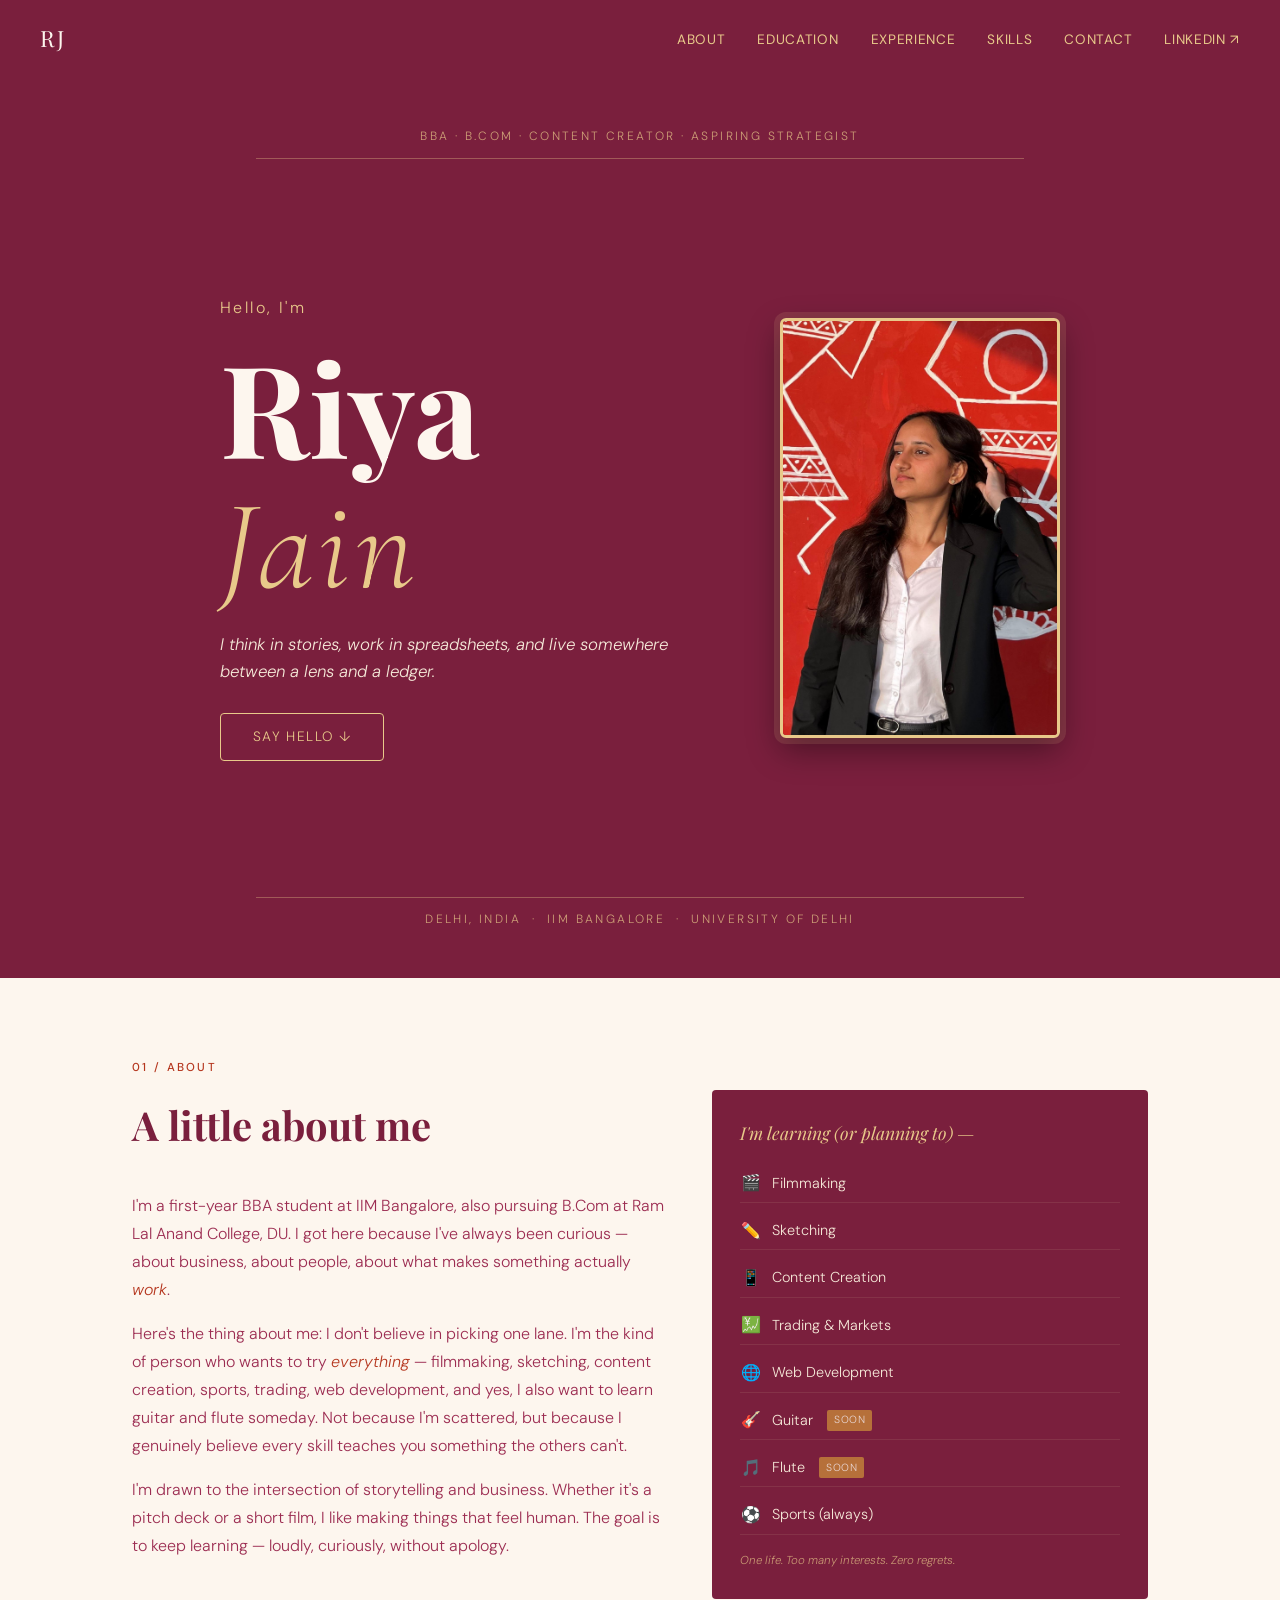
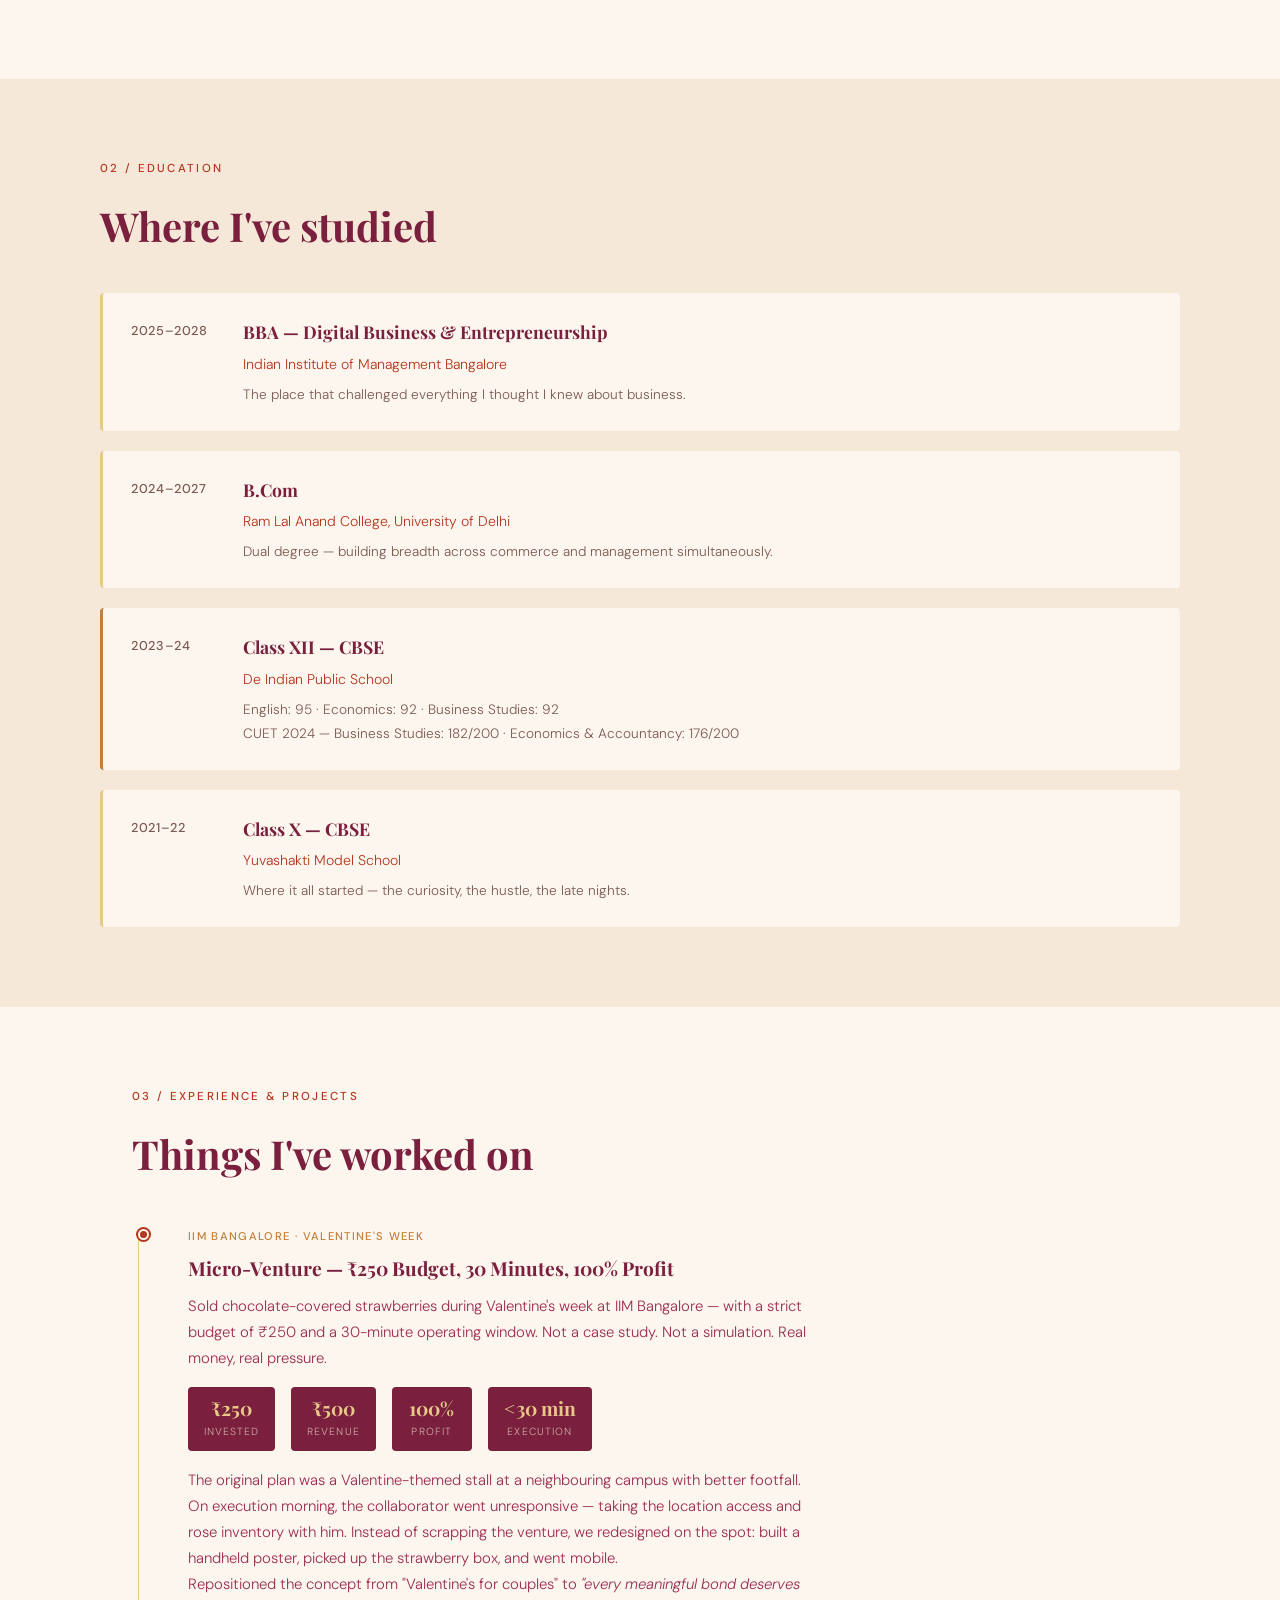
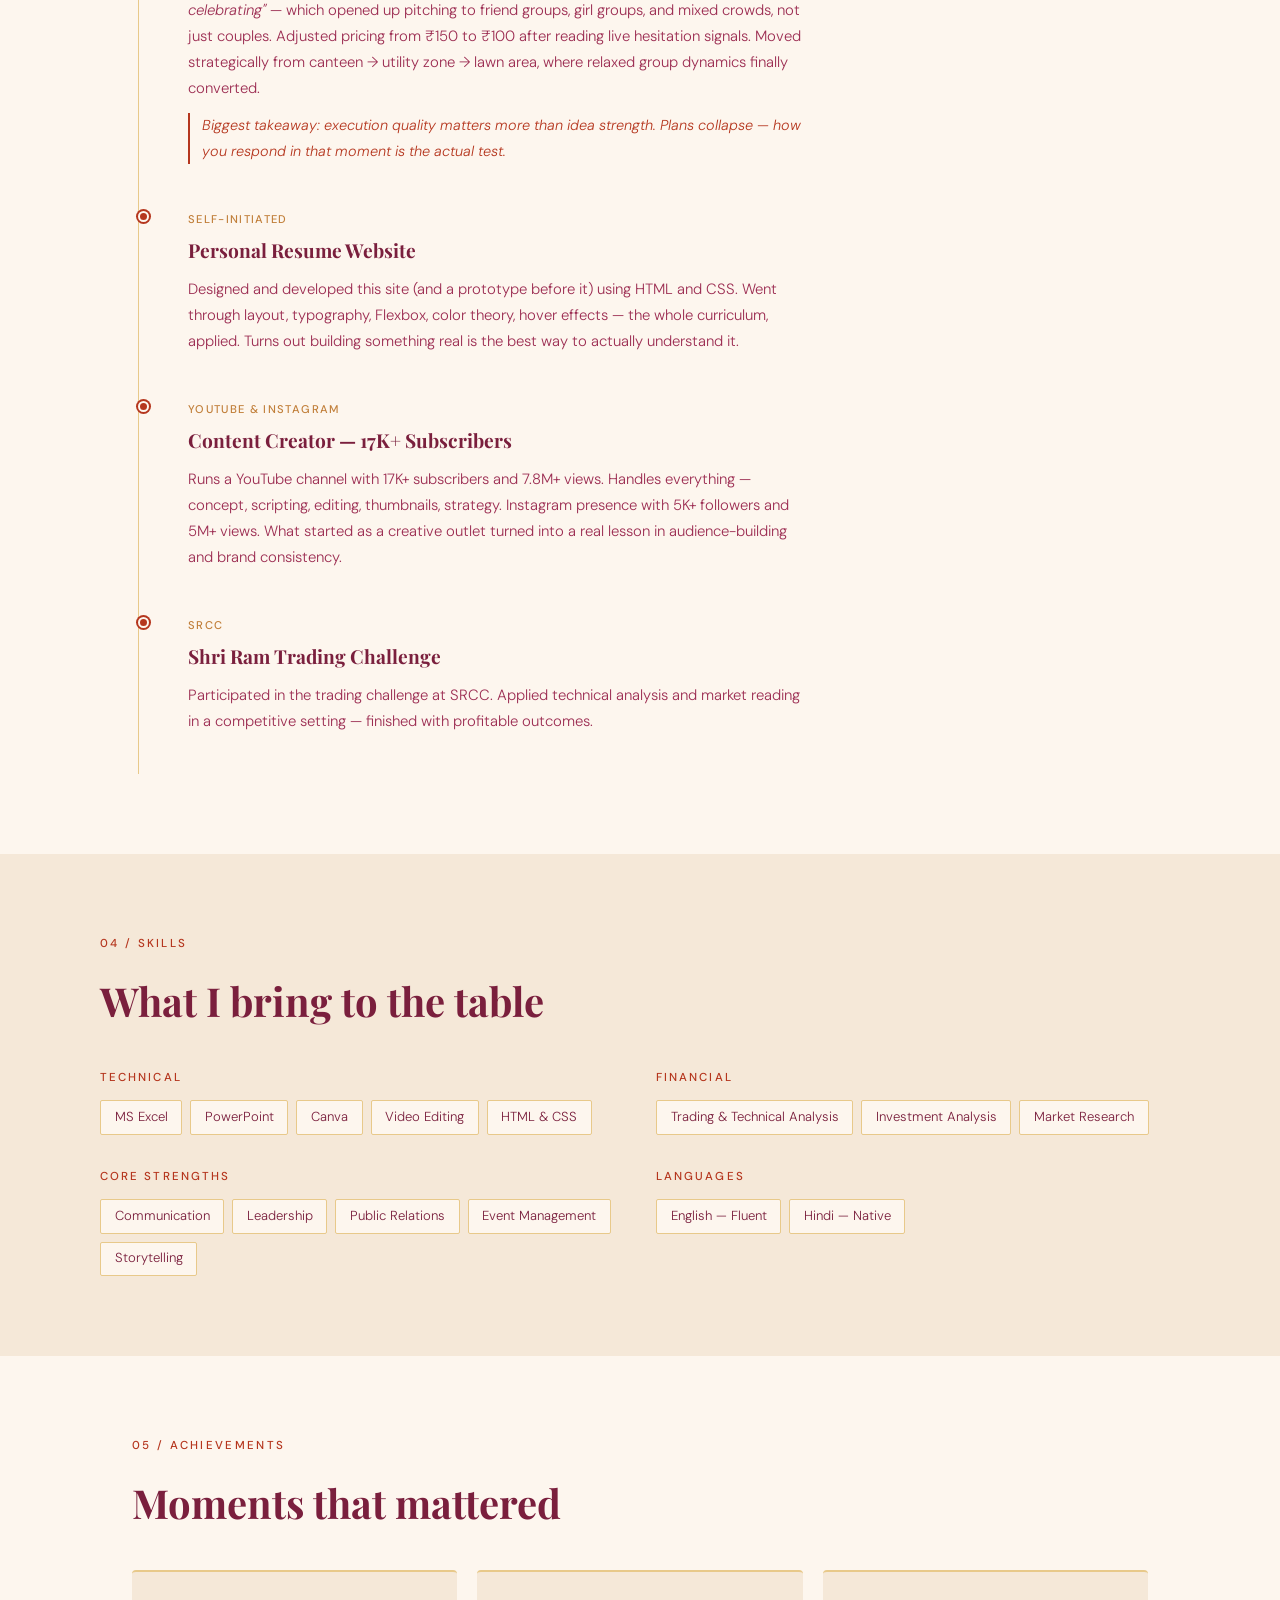
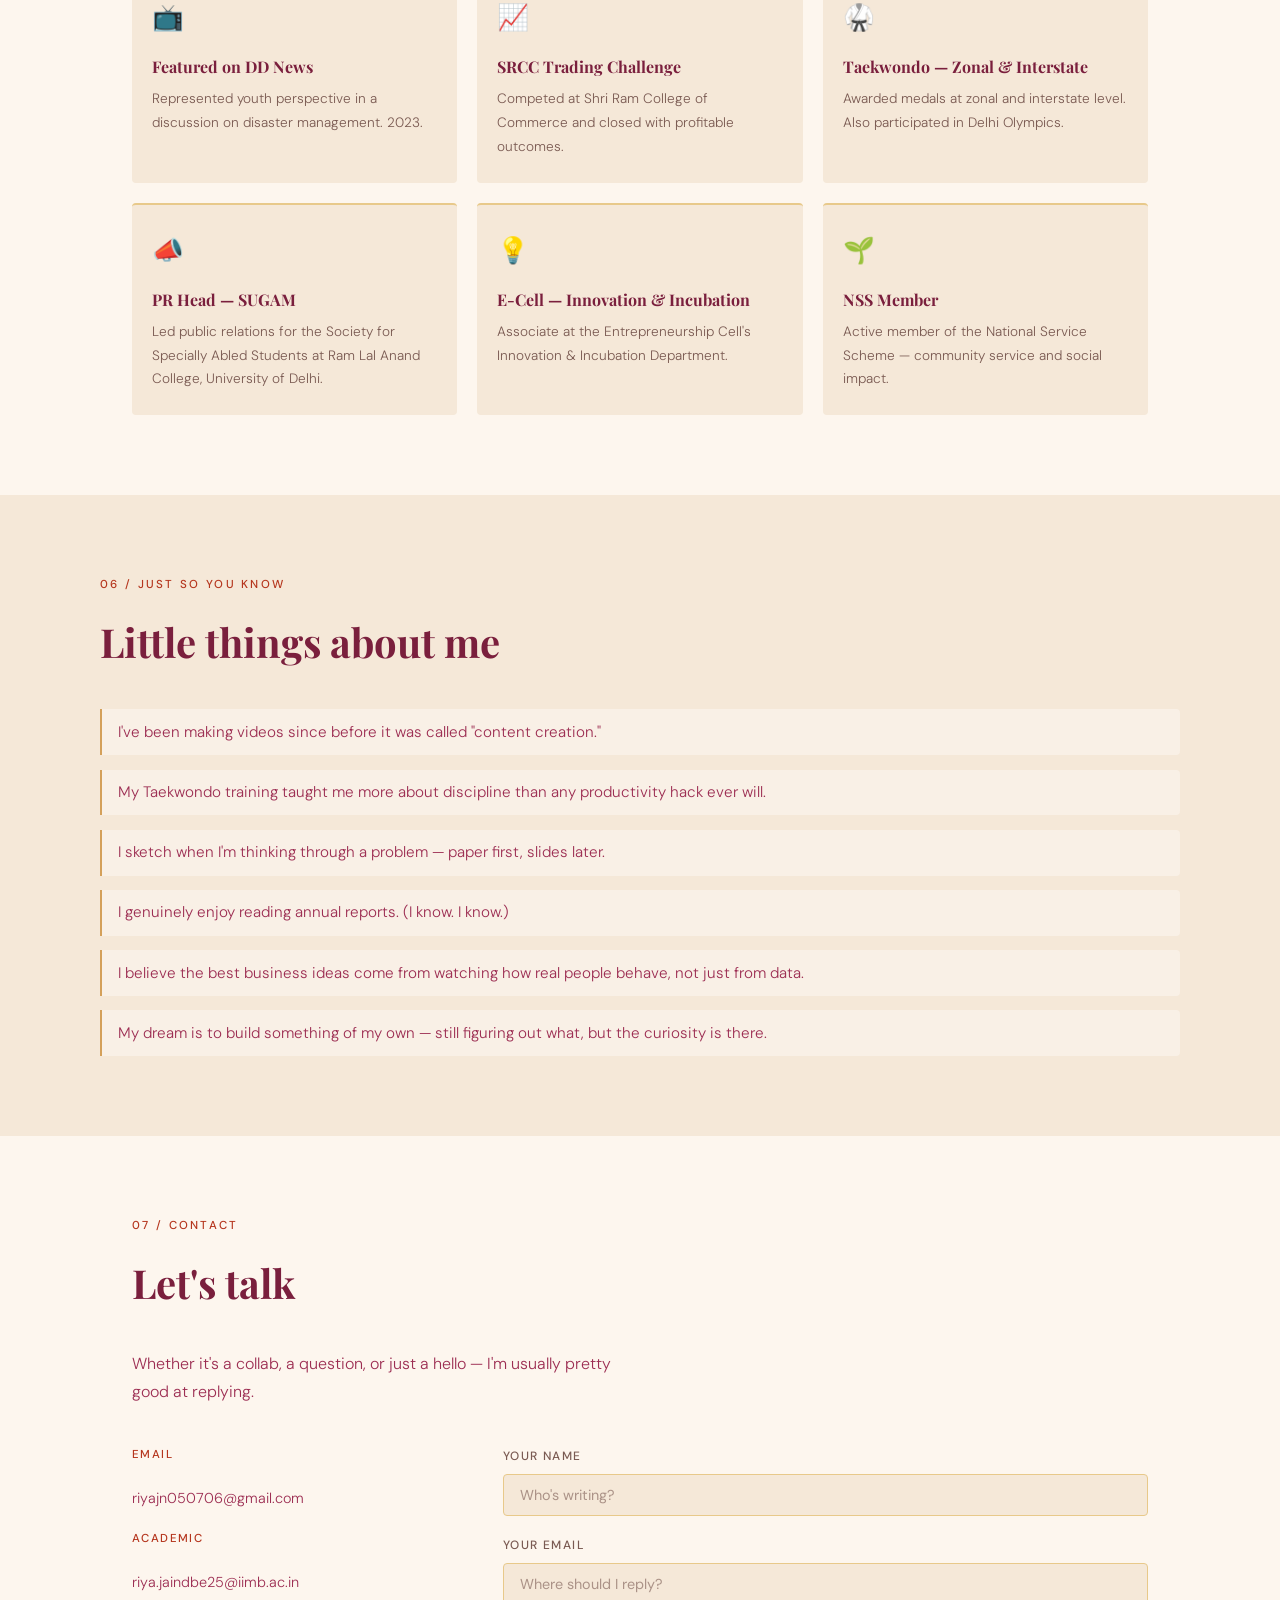
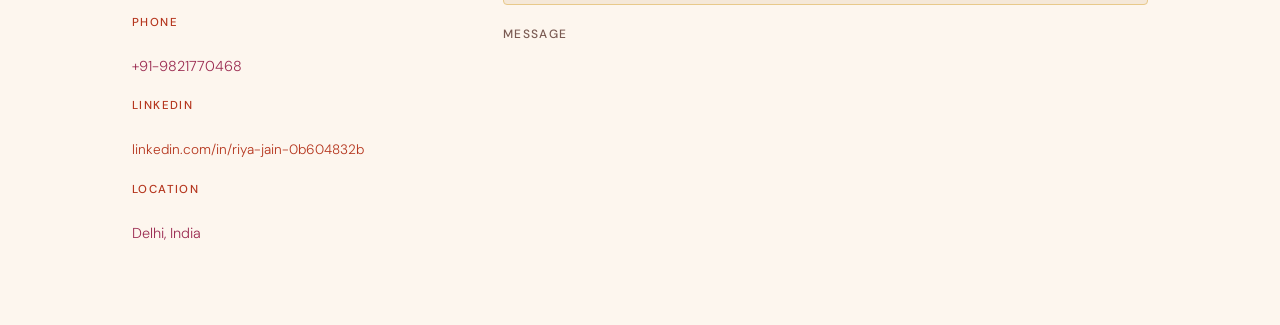
<file: index.html>
<!DOCTYPE html>
<html lang="en">
<head>
  <meta charset="UTF-8" />
  <meta name="viewport" content="width=device-width, initial-scale=1.0"/>
  <title>Riya Jain — Portfolio</title>
  <link rel="stylesheet" href="styles.css" />
  <link rel="preconnect" href="https://fonts.googleapis.com">
  <link rel="preconnect" href="https://fonts.gstatic.com" crossorigin>
  <link href="https://fonts.googleapis.com/css2?family=Playfair+Display:ital,wght@0,400;0,700;1,400&family=DM+Sans:wght@300;400;500&family=Cormorant+Garamond:ital,wght@1,300;1,400&display=swap" rel="stylesheet">
</head>
<body>

  <!-- NAV -->
  <nav class="navbar">
    <span class="nav-logo">RJ</span>
    <ul class="nav-links">
      <li><a href="#about">About</a></li>
      <li><a href="#education">Education</a></li>
      <li><a href="#experience">Experience</a></li>
      <li><a href="#skills">Skills</a></li>
      <li><a href="#contact">Contact</a></li>
      <li><a href="https://www.linkedin.com/in/riya-jain-0b604832b" target="_blank">LinkedIn ↗</a></li>
    </ul>
  </nav>

  <!-- HERO -->
  <header class="hero">
    <div class="hero-deco top-label">BBA · B.Com · Content Creator · Aspiring Strategist</div>
    <div class="hero-inner">
      <div class="hero-top">
        <div class="hero-text-block">
          <p class="hero-intro">Hello, I'm</p>
          <h1 class="hero-name">Riya<br/><em>Jain</em></h1>
          <p class="hero-tagline">I think in stories, work in spreadsheets, and live somewhere between a lens and a ledger.</p>
          <a href="#contact" class="hero-cta">Say hello ↓</a>
        </div>
        <div class="hero-photo-wrap">
          <img src="riya.jpg.jpeg" alt="Riya Jain" class="hero-photo" />
        </div>
      </div>
    </div>
    <div class="hero-deco bottom-label">Delhi, India &nbsp;·&nbsp; IIM Bangalore &nbsp;·&nbsp; University of Delhi</div>
  </header>

  <main>

    <!-- ABOUT -->
    <section class="section" id="about">
      <div class="section-label">01 / About</div>
      <div class="about-grid">
        <div class="about-text">
          <h2 class="section-title">A little about me</h2>
          <p>
            I'm a first-year BBA student at IIM Bangalore, also pursuing B.Com at Ram Lal Anand College, DU.
            I got here because I've always been curious — about business, about people, about what makes something actually <em>work</em>.
          </p>
          <p>
            Here's the thing about me: I don't believe in picking one lane. I'm the kind of person who wants to try <em>everything</em> — filmmaking, sketching, content creation, sports, trading, web development, and yes, I also want to learn guitar and flute someday. Not because I'm scattered, but because I genuinely believe every skill teaches you something the others can't.
          </p>
          <p>
            I'm drawn to the intersection of storytelling and business. Whether it's a pitch deck or a short film, I like making things that feel human. The goal is to keep learning — loudly, curiously, without apology.
          </p>
        </div>
        <div class="this-or-that">
          <h3 class="tot-title">I'm learning (or planning to) —</h3>
          <ul class="skill-collector-list">
            <li><span class="sc-icon">🎬</span> Filmmaking</li>
            <li><span class="sc-icon">✏️</span> Sketching</li>
            <li><span class="sc-icon">📱</span> Content Creation</li>
            <li><span class="sc-icon">💹</span> Trading & Markets</li>
            <li><span class="sc-icon">🌐</span> Web Development</li>
            <li><span class="sc-icon">🎸</span> Guitar <span class="sc-soon">soon</span></li>
            <li><span class="sc-icon">🎵</span> Flute <span class="sc-soon">soon</span></li>
            <li><span class="sc-icon">⚽</span> Sports (always)</li>
          </ul>
          <p class="tot-note">One life. Too many interests. Zero regrets.</p>
        </div>
      </div>
    </section>

    <!-- EDUCATION -->
    <section class="section section-alt" id="education">
      <div class="section-label">02 / Education</div>
      <h2 class="section-title">Where I've studied</h2>
      <div class="edu-cards">

        <div class="edu-card">
          <div class="edu-year">2025–2028</div>
          <div class="edu-body">
            <h3>BBA — Digital Business & Entrepreneurship</h3>
            <p class="edu-inst">Indian Institute of Management Bangalore</p>
            <p class="edu-note">The place that challenged everything I thought I knew about business.</p>
          </div>
        </div>

        <div class="edu-card">
          <div class="edu-year">2024–2027</div>
          <div class="edu-body">
            <h3>B.Com</h3>
            <p class="edu-inst">Ram Lal Anand College, University of Delhi</p>
            <p class="edu-note">Dual degree — building breadth across commerce and management simultaneously.</p>
          </div>
        </div>

        <div class="edu-card highlight-card">
          <div class="edu-year">2023–24</div>
          <div class="edu-body">
            <h3>Class XII — CBSE</h3>
            <p class="edu-inst">De Indian Public School</p>
            <p class="edu-note">English: 95 · Economics: 92 · Business Studies: 92<br/>CUET 2024 — Business Studies: 182/200 · Economics & Accountancy: 176/200</p>
          </div>
        </div>

        <div class="edu-card">
          <div class="edu-year">2021–22</div>
          <div class="edu-body">
            <h3>Class X — CBSE</h3>
            <p class="edu-inst">Yuvashakti Model School</p>
            <p class="edu-note">Where it all started — the curiosity, the hustle, the late nights.</p>
          </div>
        </div>

      </div>
    </section>

    <!-- EXPERIENCE -->
    <section class="section" id="experience">
      <div class="section-label">03 / Experience & Projects</div>
      <h2 class="section-title">Things I've worked on</h2>

      <div class="timeline">

        <div class="timeline-item">
          <div class="timeline-dot"></div>
          <div class="timeline-content">
            <span class="tl-tag">IIM Bangalore · Valentine's Week</span>
            <h3>Micro-Venture — ₹250 Budget, 30 Minutes, 100% Profit</h3>
            <p>
              Sold chocolate-covered strawberries during Valentine's week at IIM Bangalore — with a
              strict budget of ₹250 and a 30-minute operating window. Not a case study. Not a simulation. Real money, real pressure.
            </p>
            <div class="venture-stats">
              <div class="vstat">
                <span class="vstat-num">₹250</span>
                <span class="vstat-label">Invested</span>
              </div>
              <div class="vstat">
                <span class="vstat-num">₹500</span>
                <span class="vstat-label">Revenue</span>
              </div>
              <div class="vstat">
                <span class="vstat-num">100%</span>
                <span class="vstat-label">Profit</span>
              </div>
              <div class="vstat">
                <span class="vstat-num">&lt;30 min</span>
                <span class="vstat-label">Execution</span>
              </div>
            </div>
            <p>
              The original plan was a Valentine-themed stall at a neighbouring campus with better footfall.
              On execution morning, the collaborator went unresponsive — taking the location access and rose inventory with him.
              Instead of scrapping the venture, we redesigned on the spot: built a handheld poster, picked up the strawberry box, and went mobile.
            </p>
            <p>
              Repositioned the concept from "Valentine's for couples" to <em>"every meaningful bond deserves celebrating"</em> — which opened up
              pitching to friend groups, girl groups, and mixed crowds, not just couples. Adjusted pricing from ₹150 to ₹100
              after reading live hesitation signals. Moved strategically from canteen → utility zone → lawn area, where relaxed group dynamics finally converted.
            </p>
            <p class="venture-lesson">
              Biggest takeaway: execution quality matters more than idea strength. Plans collapse — how you respond in that moment is the actual test.
            </p>
          </div>
        </div>

        <div class="timeline-item">
          <div class="timeline-dot"></div>
          <div class="timeline-content">
            <span class="tl-tag">Self-initiated</span>
            <h3>Personal Resume Website</h3>
            <p>
              Designed and developed this site (and a prototype before it) using HTML and CSS.
              Went through layout, typography, Flexbox, color theory, hover effects — the whole curriculum, applied.
              Turns out building something real is the best way to actually understand it.
            </p>
          </div>
        </div>

        <div class="timeline-item">
          <div class="timeline-dot"></div>
          <div class="timeline-content">
            <span class="tl-tag">YouTube & Instagram</span>
            <h3>Content Creator — 17K+ Subscribers</h3>
            <p>
              Runs a YouTube channel with 17K+ subscribers and 7.8M+ views.
              Handles everything — concept, scripting, editing, thumbnails, strategy.
              Instagram presence with 5K+ followers and 5M+ views.
              What started as a creative outlet turned into a real lesson in audience-building and brand consistency.
            </p>
          </div>
        </div>

        <div class="timeline-item">
          <div class="timeline-dot"></div>
          <div class="timeline-content">
            <span class="tl-tag">SRCC</span>
            <h3>Shri Ram Trading Challenge</h3>
            <p>
              Participated in the trading challenge at SRCC. Applied technical analysis and market reading in a competitive setting — finished with profitable outcomes.
            </p>
          </div>
        </div>

      </div>
    </section>

    <!-- SKILLS -->
    <section class="section section-alt" id="skills">
      <div class="section-label">04 / Skills</div>
      <h2 class="section-title">What I bring to the table</h2>

      <div class="skills-grid">
        <div class="skill-group">
          <h4 class="skill-group-label">Technical</h4>
          <div class="tags">
            <span class="tag">MS Excel</span>
            <span class="tag">PowerPoint</span>
            <span class="tag">Canva</span>
            <span class="tag">Video Editing</span>
            <span class="tag">HTML & CSS</span>
          </div>
        </div>

        <div class="skill-group">
          <h4 class="skill-group-label">Financial</h4>
          <div class="tags">
            <span class="tag">Trading & Technical Analysis</span>
            <span class="tag">Investment Analysis</span>
            <span class="tag">Market Research</span>
          </div>
        </div>

        <div class="skill-group">
          <h4 class="skill-group-label">Core Strengths</h4>
          <div class="tags">
            <span class="tag">Communication</span>
            <span class="tag">Leadership</span>
            <span class="tag">Public Relations</span>
            <span class="tag">Event Management</span>
            <span class="tag">Storytelling</span>
          </div>
        </div>

        <div class="skill-group">
          <h4 class="skill-group-label">Languages</h4>
          <div class="tags">
            <span class="tag">English — Fluent</span>
            <span class="tag">Hindi — Native</span>
          </div>
        </div>
      </div>
    </section>

    <!-- ACHIEVEMENTS -->
    <section class="section" id="achievements">
      <div class="section-label">05 / Achievements</div>
      <h2 class="section-title">Moments that mattered</h2>

      <div class="ach-grid">

        <div class="ach-card">
          <div class="ach-icon">📺</div>
          <h3>Featured on DD News</h3>
          <p>Represented youth perspective in a discussion on disaster management. 2023.</p>
        </div>

        <div class="ach-card">
          <div class="ach-icon">📈</div>
          <h3>SRCC Trading Challenge</h3>
          <p>Competed at Shri Ram College of Commerce and closed with profitable outcomes.</p>
        </div>

        <div class="ach-card">
          <div class="ach-icon">🥋</div>
          <h3>Taekwondo — Zonal & Interstate</h3>
          <p>Awarded medals at zonal and interstate level. Also participated in Delhi Olympics.</p>
        </div>

        <div class="ach-card">
          <div class="ach-icon">📣</div>
          <h3>PR Head — SUGAM</h3>
          <p>Led public relations for the Society for Specially Abled Students at Ram Lal Anand College, University of Delhi.</p>
        </div>

        <div class="ach-card">
          <div class="ach-icon">💡</div>
          <h3>E-Cell — Innovation & Incubation</h3>
          <p>Associate at the Entrepreneurship Cell's Innovation & Incubation Department.</p>
        </div>

        <div class="ach-card">
          <div class="ach-icon">🌱</div>
          <h3>NSS Member</h3>
          <p>Active member of the National Service Scheme — community service and social impact.</p>
        </div>

      </div>
    </section>

    <!-- LITTLE THINGS -->
    <section class="section section-alt little-things">
      <div class="section-label">06 / Just so you know</div>
      <h2 class="section-title">Little things about me</h2>
      <ul class="little-list">
        <li>I've been making videos since before it was called "content creation."</li>
        <li>My Taekwondo training taught me more about discipline than any productivity hack ever will.</li>
        <li>I sketch when I'm thinking through a problem — paper first, slides later.</li>
        <li>I genuinely enjoy reading annual reports. (I know. I know.)</li>
        <li>I believe the best business ideas come from watching how real people behave, not just from data.</li>
        <li>My dream is to build something of my own — still figuring out what, but the curiosity is there.</li>
      </ul>
    </section>

    <!-- CONTACT -->
    <section class="section" id="contact">
      <div class="section-label">07 / Contact</div>
      <h2 class="section-title">Let's talk</h2>
      <p class="contact-intro">Whether it's a collab, a question, or just a hello — I'm usually pretty good at replying.</p>

      <div class="contact-wrapper">
        <div class="contact-info">
          <p><strong>Email</strong><br/>riyajn050706&#64;gmail&#46;com</p>
          <p><strong>Academic</strong><br/>riya&#46;jaindbe25&#64;iimb&#46;ac&#46;in</p>
          <p><strong>Phone</strong><br/>+91-9821770468</p>
          <p><strong>LinkedIn</strong><br/><a href="https://www.linkedin.com/in/riya-jain-0b604832b" target="_blank">linkedin.com/in/riya-jain-0b604832b</a></p>
          <p><strong>Location</strong><br/>Delhi, India</p>
        </div>

        <form class="contact-form" action="#" method="post">
          <div class="form-group">
            <label for="name">Your Name</label>
            <input type="text" id="name" name="name" placeholder="Who's writing?" required />
          </div>
          <div class="form-group">
            <label for="email">Your Email</label>
            <input type="email" id="email" name="email" placeholder="Where should I reply?" required />
          </div>
          <div class="form-group">
            <label for="message">Message</label>
            <textarea
</file>
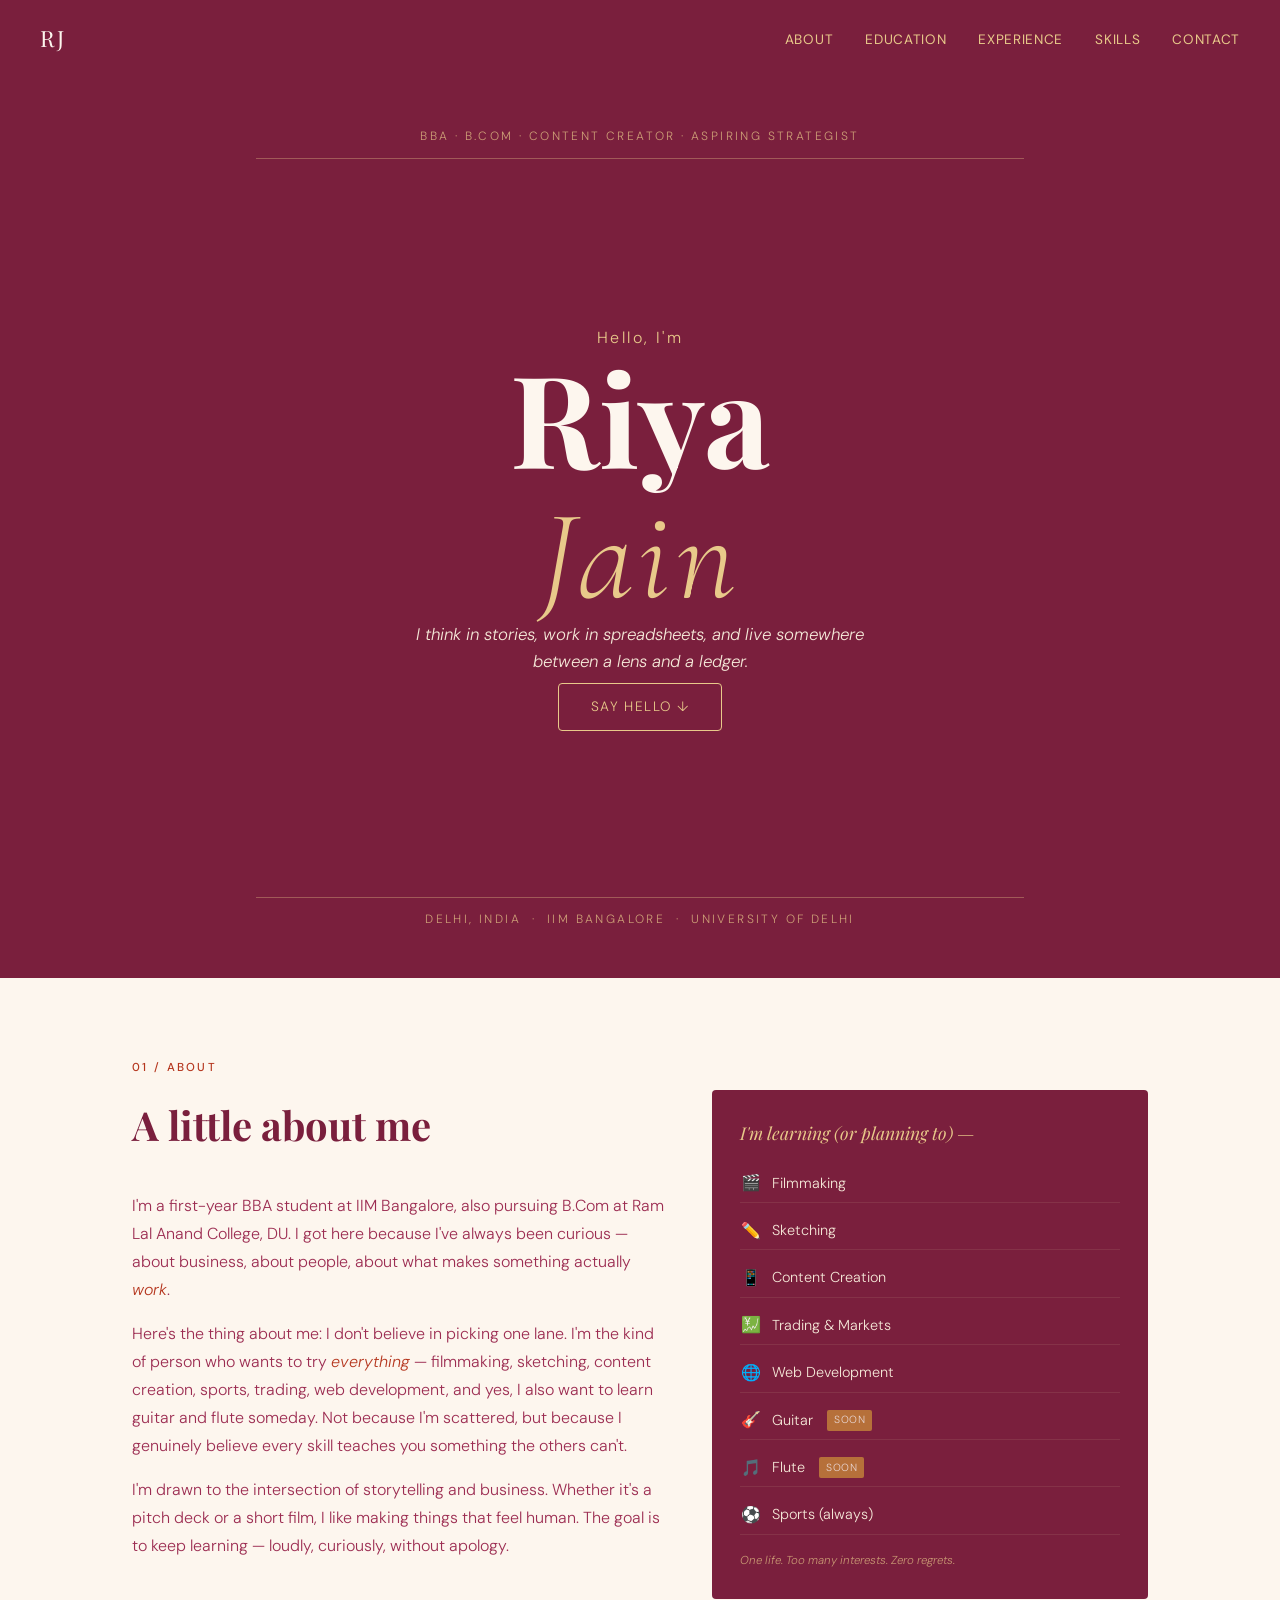
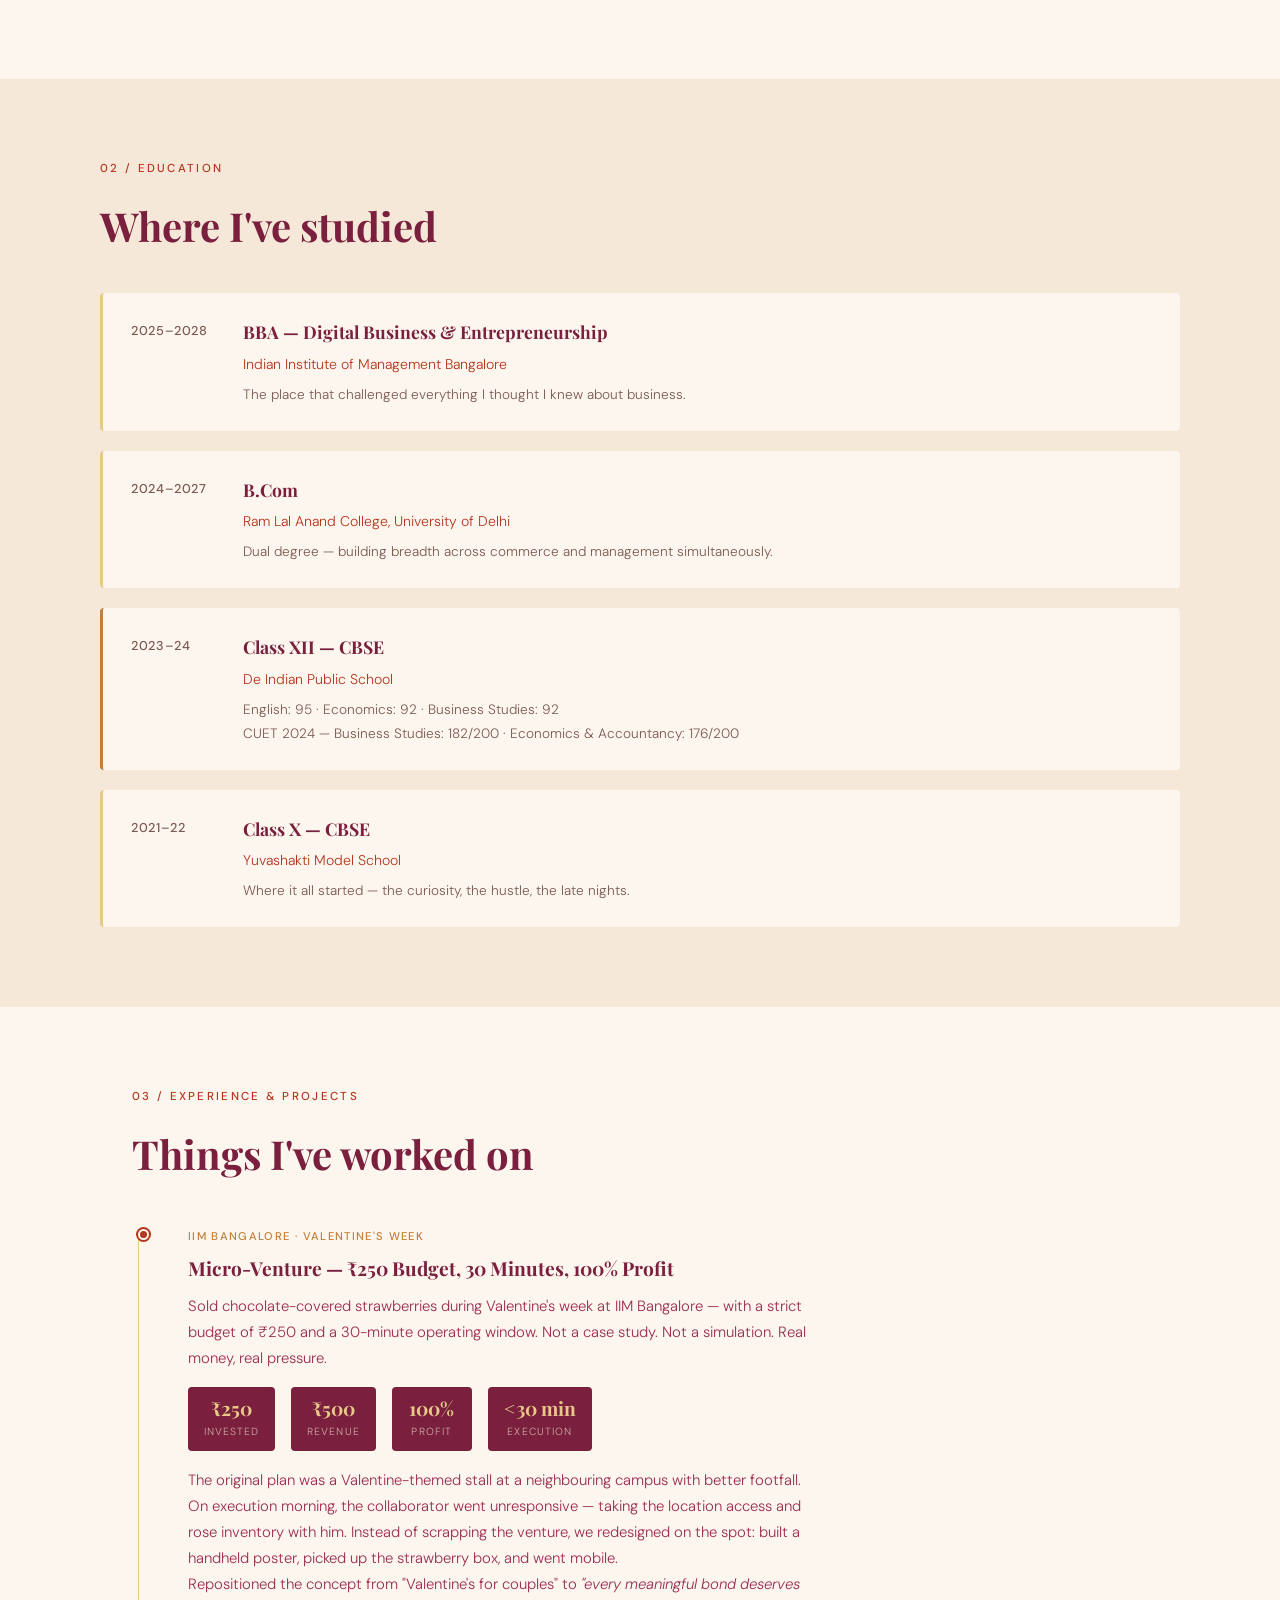
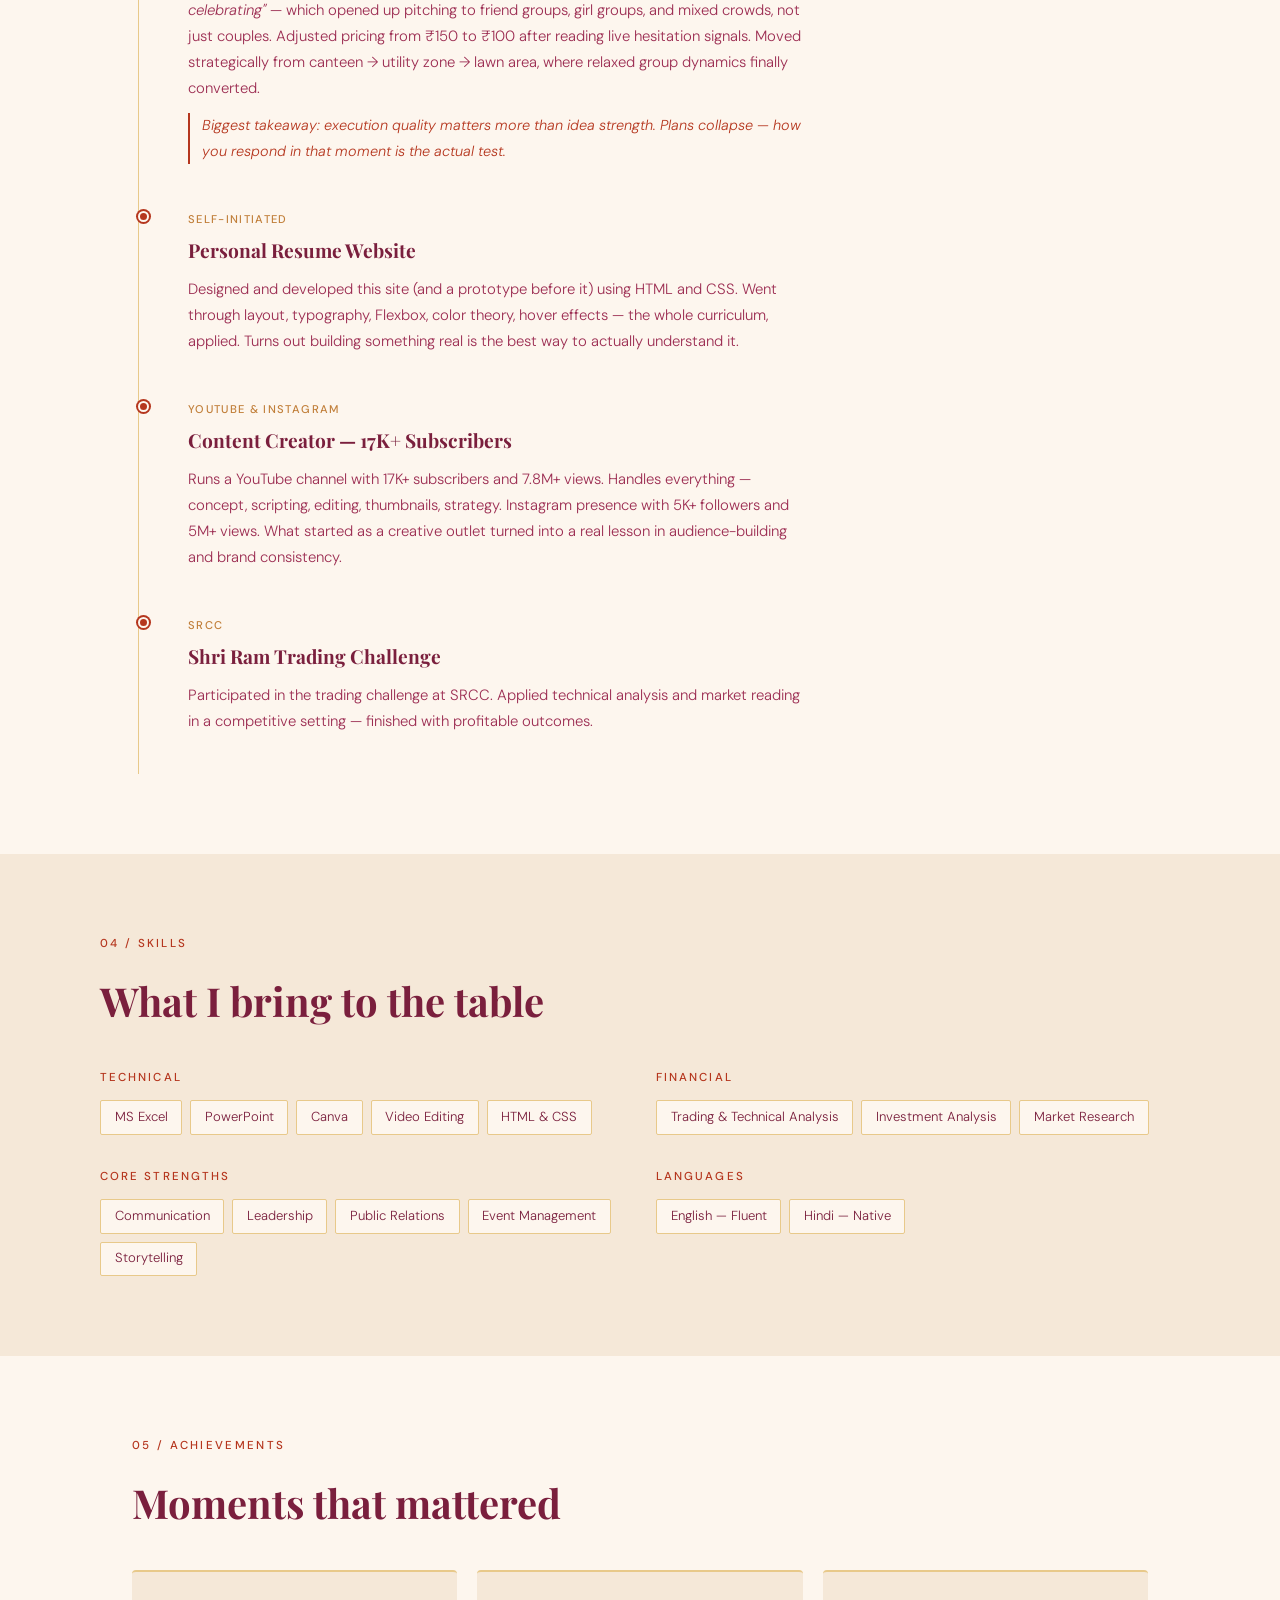
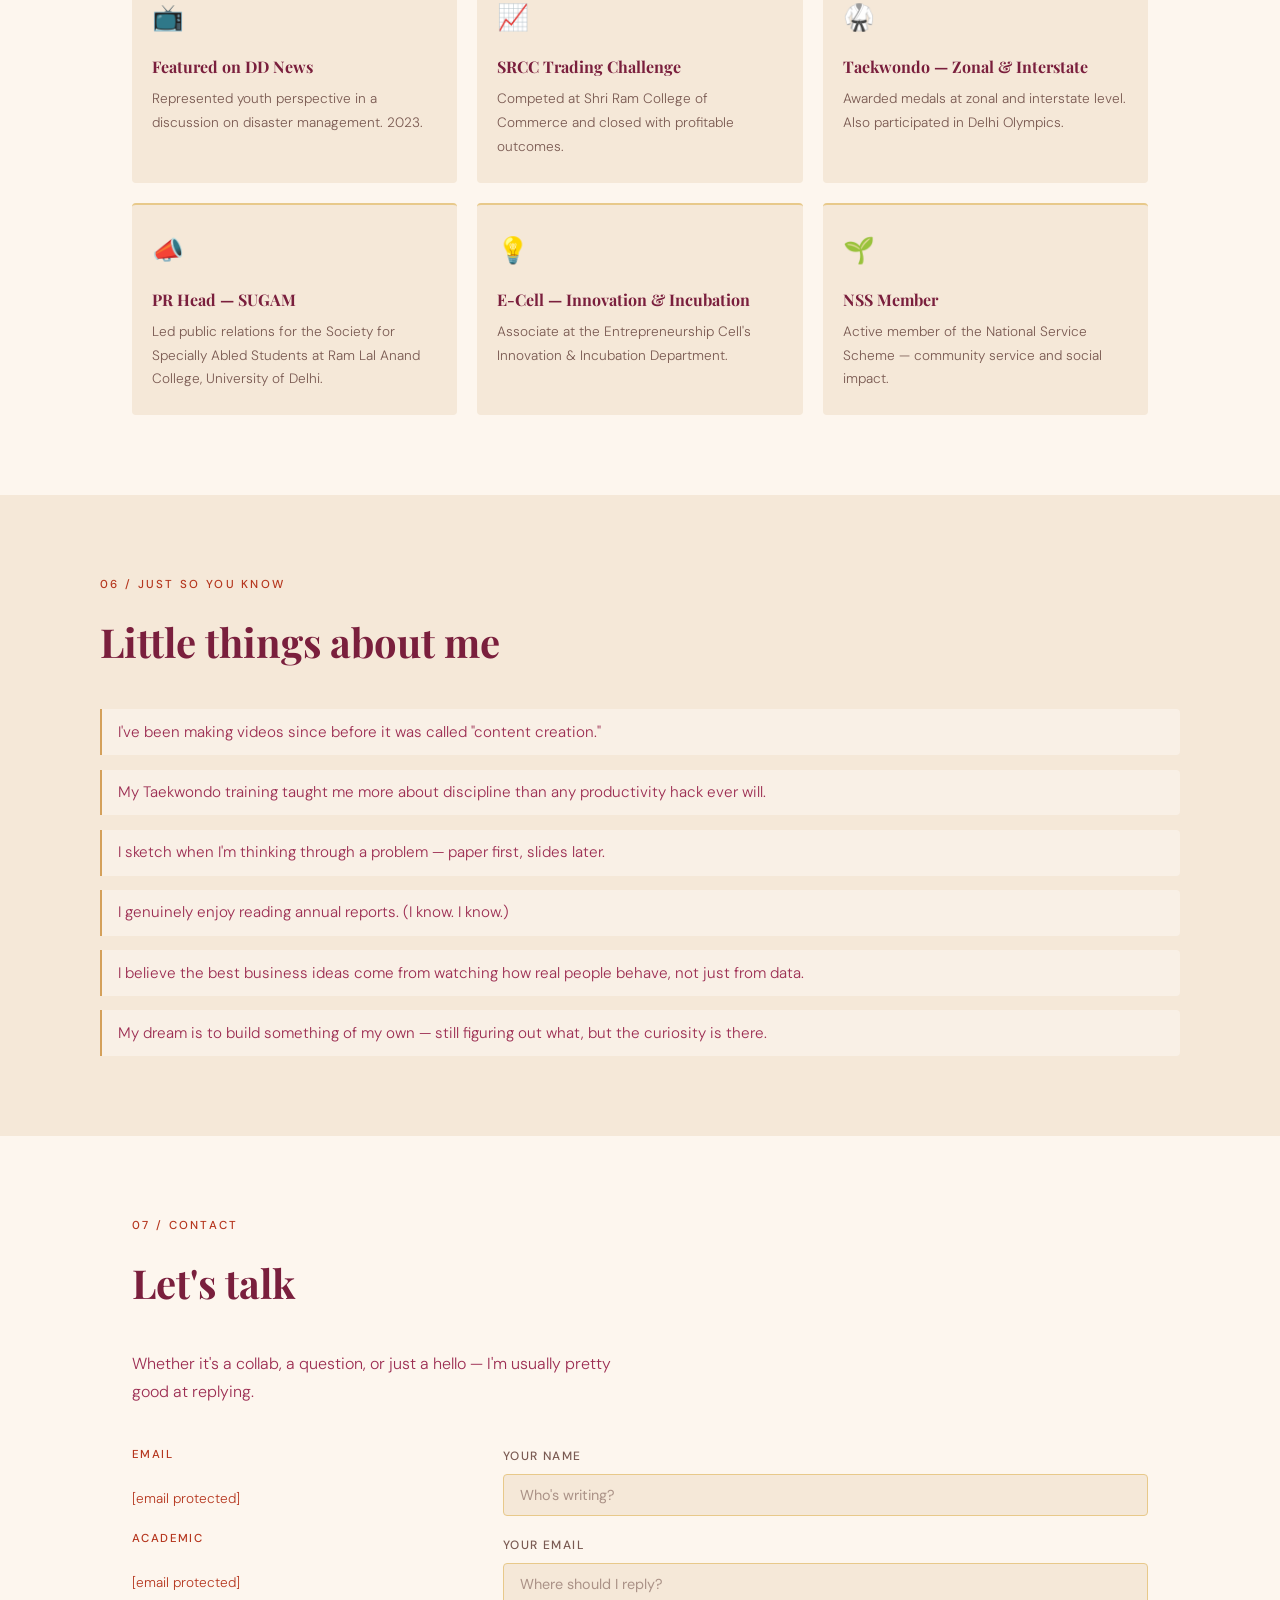
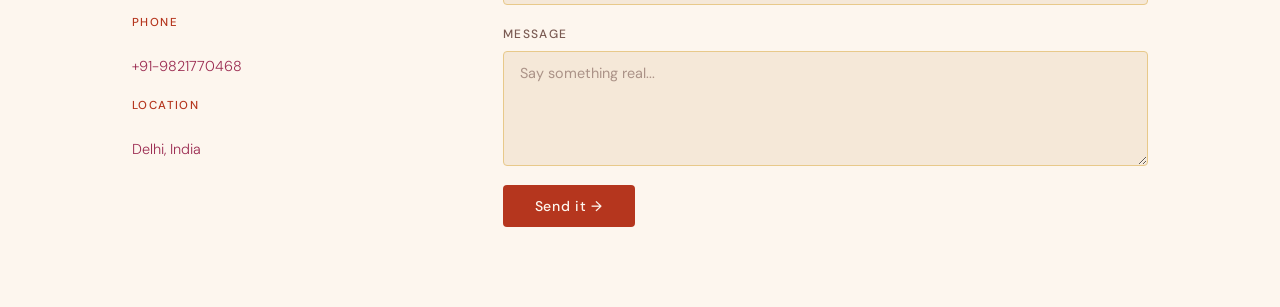
<file: index (2).html>
<!DOCTYPE html>
<html lang="en">
<head>
  <meta charset="UTF-8" />
  <meta name="viewport" content="width=device-width, initial-scale=1.0"/>
  <title>Riya Jain — Portfolio</title>
  <link rel="stylesheet" href="styles.css" />
  <link rel="preconnect" href="https://fonts.googleapis.com">
  <link rel="preconnect" href="https://fonts.gstatic.com" crossorigin>
  <link href="https://fonts.googleapis.com/css2?family=Playfair+Display:ital,wght@0,400;0,700;1,400&family=DM+Sans:wght@300;400;500&family=Cormorant+Garamond:ital,wght@1,300;1,400&display=swap" rel="stylesheet">
</head>
<body>

  <!-- NAV -->
  <nav class="navbar">
    <span class="nav-logo">RJ</span>
    <ul class="nav-links">
      <li><a href="#about">About</a></li>
      <li><a href="#education">Education</a></li>
      <li><a href="#experience">Experience</a></li>
      <li><a href="#skills">Skills</a></li>
      <li><a href="#contact">Contact</a></li>
    </ul>
  </nav>

  <!-- HERO -->
  <header class="hero">
    <div class="hero-deco top-label">BBA · B.Com · Content Creator · Aspiring Strategist</div>
    <div class="hero-inner">
      <p class="hero-intro">Hello, I'm</p>
      <h1 class="hero-name">Riya<br/><em>Jain</em></h1>
      <p class="hero-tagline">I think in stories, work in spreadsheets, and live somewhere between a lens and a ledger.</p>
      <a href="#contact" class="hero-cta">Say hello ↓</a>
    </div>
    <div class="hero-deco bottom-label">Delhi, India &nbsp;·&nbsp; IIM Bangalore &nbsp;·&nbsp; University of Delhi</div>
  </header>

  <main>

    <!-- ABOUT -->
    <section class="section" id="about">
      <div class="section-label">01 / About</div>
      <div class="about-grid">
        <div class="about-text">
          <h2 class="section-title">A little about me</h2>
          <p>
            I'm a first-year BBA student at IIM Bangalore, also pursuing B.Com at Ram Lal Anand College, DU.
            I got here because I've always been curious — about business, about people, about what makes something actually <em>work</em>.
          </p>
          <p>
            Here's the thing about me: I don't believe in picking one lane. I'm the kind of person who wants to try <em>everything</em> — filmmaking, sketching, content creation, sports, trading, web development, and yes, I also want to learn guitar and flute someday. Not because I'm scattered, but because I genuinely believe every skill teaches you something the others can't.
          </p>
          <p>
            I'm drawn to the intersection of storytelling and business. Whether it's a pitch deck or a short film, I like making things that feel human. The goal is to keep learning — loudly, curiously, without apology.
          </p>
        </div>
        <div class="this-or-that">
          <h3 class="tot-title">I'm learning (or planning to) —</h3>
          <ul class="skill-collector-list">
            <li><span class="sc-icon">🎬</span> Filmmaking</li>
            <li><span class="sc-icon">✏️</span> Sketching</li>
            <li><span class="sc-icon">📱</span> Content Creation</li>
            <li><span class="sc-icon">💹</span> Trading & Markets</li>
            <li><span class="sc-icon">🌐</span> Web Development</li>
            <li><span class="sc-icon">🎸</span> Guitar <span class="sc-soon">soon</span></li>
            <li><span class="sc-icon">🎵</span> Flute <span class="sc-soon">soon</span></li>
            <li><span class="sc-icon">⚽</span> Sports (always)</li>
          </ul>
          <p class="tot-note">One life. Too many interests. Zero regrets.</p>
        </div>
      </div>
    </section>

    <!-- EDUCATION -->
    <section class="section section-alt" id="education">
      <div class="section-label">02 / Education</div>
      <h2 class="section-title">Where I've studied</h2>
      <div class="edu-cards">

        <div class="edu-card">
          <div class="edu-year">2025–2028</div>
          <div class="edu-body">
            <h3>BBA — Digital Business & Entrepreneurship</h3>
            <p class="edu-inst">Indian Institute of Management Bangalore</p>
            <p class="edu-note">The place that challenged everything I thought I knew about business.</p>
          </div>
        </div>

        <div class="edu-card">
          <div class="edu-year">2024–2027</div>
          <div class="edu-body">
            <h3>B.Com</h3>
            <p class="edu-inst">Ram Lal Anand College, University of Delhi</p>
            <p class="edu-note">Dual degree — building breadth across commerce and management simultaneously.</p>
          </div>
        </div>

        <div class="edu-card highlight-card">
          <div class="edu-year">2023–24</div>
          <div class="edu-body">
            <h3>Class XII — CBSE</h3>
            <p class="edu-inst">De Indian Public School</p>
            <p class="edu-note">English: 95 · Economics: 92 · Business Studies: 92<br/>CUET 2024 — Business Studies: 182/200 · Economics & Accountancy: 176/200</p>
          </div>
        </div>

        <div class="edu-card">
          <div class="edu-year">2021–22</div>
          <div class="edu-body">
            <h3>Class X — CBSE</h3>
            <p class="edu-inst">Yuvashakti Model School</p>
            <p class="edu-note">Where it all started — the curiosity, the hustle, the late nights.</p>
          </div>
        </div>

      </div>
    </section>

    <!-- EXPERIENCE -->
    <section class="section" id="experience">
      <div class="section-label">03 / Experience & Projects</div>
      <h2 class="section-title">Things I've worked on</h2>

      <div class="timeline">

        <div class="timeline-item">
          <div class="timeline-dot"></div>
          <div class="timeline-content">
            <span class="tl-tag">IIM Bangalore · Valentine's Week</span>
            <h3>Micro-Venture — ₹250 Budget, 30 Minutes, 100% Profit</h3>
            <p>
              Sold chocolate-covered strawberries during Valentine's week at IIM Bangalore — with a
              strict budget of ₹250 and a 30-minute operating window. Not a case study. Not a simulation. Real money, real pressure.
            </p>
            <div class="venture-stats">
              <div class="vstat">
                <span class="vstat-num">₹250</span>
                <span class="vstat-label">Invested</span>
              </div>
              <div class="vstat">
                <span class="vstat-num">₹500</span>
                <span class="vstat-label">Revenue</span>
              </div>
              <div class="vstat">
                <span class="vstat-num">100%</span>
                <span class="vstat-label">Profit</span>
              </div>
              <div class="vstat">
                <span class="vstat-num">&lt;30 min</span>
                <span class="vstat-label">Execution</span>
              </div>
            </div>
            <p>
              The original plan was a Valentine-themed stall at a neighbouring campus with better footfall.
              On execution morning, the collaborator went unresponsive — taking the location access and rose inventory with him.
              Instead of scrapping the venture, we redesigned on the spot: built a handheld poster, picked up the strawberry box, and went mobile.
            </p>
            <p>
              Repositioned the concept from "Valentine's for couples" to <em>"every meaningful bond deserves celebrating"</em> — which opened up
              pitching to friend groups, girl groups, and mixed crowds, not just couples. Adjusted pricing from ₹150 to ₹100
              after reading live hesitation signals. Moved strategically from canteen → utility zone → lawn area, where relaxed group dynamics finally converted.
            </p>
            <p class="venture-lesson">
              Biggest takeaway: execution quality matters more than idea strength. Plans collapse — how you respond in that moment is the actual test.
            </p>
          </div>
        </div>

        <div class="timeline-item">
          <div class="timeline-dot"></div>
          <div class="timeline-content">
            <span class="tl-tag">Self-initiated</span>
            <h3>Personal Resume Website</h3>
            <p>
              Designed and developed this site (and a prototype before it) using HTML and CSS.
              Went through layout, typography, Flexbox, color theory, hover effects — the whole curriculum, applied.
              Turns out building something real is the best way to actually understand it.
            </p>
          </div>
        </div>

        <div class="timeline-item">
          <div class="timeline-dot"></div>
          <div class="timeline-content">
            <span class="tl-tag">YouTube & Instagram</span>
            <h3>Content Creator — 17K+ Subscribers</h3>
            <p>
              Runs a YouTube channel with 17K+ subscribers and 7.8M+ views.
              Handles everything — concept, scripting, editing, thumbnails, strategy.
              Instagram presence with 5K+ followers and 5M+ views.
              What started as a creative outlet turned into a real lesson in audience-building and brand consistency.
            </p>
          </div>
        </div>

        <div class="timeline-item">
          <div class="timeline-dot"></div>
          <div class="timeline-content">
            <span class="tl-tag">SRCC</span>
            <h3>Shri Ram Trading Challenge</h3>
            <p>
              Participated in the trading challenge at SRCC. Applied technical analysis and market reading in a competitive setting — finished with profitable outcomes.
            </p>
          </div>
        </div>

      </div>
    </section>

    <!-- SKILLS -->
    <section class="section section-alt" id="skills">
      <div class="section-label">04 / Skills</div>
      <h2 class="section-title">What I bring to the table</h2>

      <div class="skills-grid">
        <div class="skill-group">
          <h4 class="skill-group-label">Technical</h4>
          <div class="tags">
            <span class="tag">MS Excel</span>
            <span class="tag">PowerPoint</span>
            <span class="tag">Canva</span>
            <span class="tag">Video Editing</span>
            <span class="tag">HTML & CSS</span>
          </div>
        </div>

        <div class="skill-group">
          <h4 class="skill-group-label">Financial</h4>
          <div class="tags">
            <span class="tag">Trading & Technical Analysis</span>
            <span class="tag">Investment Analysis</span>
            <span class="tag">Market Research</span>
          </div>
        </div>

        <div class="skill-group">
          <h4 class="skill-group-label">Core Strengths</h4>
          <div class="tags">
            <span class="tag">Communication</span>
            <span class="tag">Leadership</span>
            <span class="tag">Public Relations</span>
            <span class="tag">Event Management</span>
            <span class="tag">Storytelling</span>
          </div>
        </div>

        <div class="skill-group">
          <h4 class="skill-group-label">Languages</h4>
          <div class="tags">
            <span class="tag">English — Fluent</span>
            <span class="tag">Hindi — Native</span>
          </div>
        </div>
      </div>
    </section>

    <!-- ACHIEVEMENTS -->
    <section class="section" id="achievements">
      <div class="section-label">05 / Achievements</div>
      <h2 class="section-title">Moments that mattered</h2>

      <div class="ach-grid">

        <div class="ach-card">
          <div class="ach-icon">📺</div>
          <h3>Featured on DD News</h3>
          <p>Represented youth perspective in a discussion on disaster management. 2023.</p>
        </div>

        <div class="ach-card">
          <div class="ach-icon">📈</div>
          <h3>SRCC Trading Challenge</h3>
          <p>Competed at Shri Ram College of Commerce and closed with profitable outcomes.</p>
        </div>

        <div class="ach-card">
          <div class="ach-icon">🥋</div>
          <h3>Taekwondo — Zonal & Interstate</h3>
          <p>Awarded medals at zonal and interstate level. Also participated in Delhi Olympics.</p>
        </div>

        <div class="ach-card">
          <div class="ach-icon">📣</div>
          <h3>PR Head — SUGAM</h3>
          <p>Led public relations for the Society for Specially Abled Students at Ram Lal Anand College, University of Delhi.</p>
        </div>

        <div class="ach-card">
          <div class="ach-icon">💡</div>
          <h3>E-Cell — Innovation & Incubation</h3>
          <p>Associate at the Entrepreneurship Cell's Innovation & Incubation Department.</p>
        </div>

        <div class="ach-card">
          <div class="ach-icon">🌱</div>
          <h3>NSS Member</h3>
          <p>Active member of the National Service Scheme — community service and social impact.</p>
        </div>

      </div>
    </section>

    <!-- LITTLE THINGS -->
    <section class="section section-alt little-things">
      <div class="section-label">06 / Just so you know</div>
      <h2 class="section-title">Little things about me</h2>
      <ul class="little-list">
        <li>I've been making videos since before it was called "content creation."</li>
        <li>My Taekwondo training taught me more about discipline than any productivity hack ever will.</li>
        <li>I sketch when I'm thinking through a problem — paper first, slides later.</li>
        <li>I genuinely enjoy reading annual reports. (I know. I know.)</li>
        <li>I believe the best business ideas come from watching how real people behave, not just from data.</li>
        <li>My dream is to build something of my own — still figuring out what, but the curiosity is there.</li>
      </ul>
    </section>

    <!-- CONTACT -->
    <section class="section" id="contact">
      <div class="section-label">07 / Contact</div>
      <h2 class="section-title">Let's talk</h2>
      <p class="contact-intro">Whether it's a collab, a question, or just a hello — I'm usually pretty good at replying.</p>

      <div class="contact-wrapper">
        <div class="contact-info">
          <p><strong>Email</strong><br/><a href="/cdn-cgi/l/email-protection" class="__cf_email__" data-cfemail="13617a6a72797d23262324232553747e727a7f3d707c7e">[email&#160;protected]</a></p>
          <p><strong>Academic</strong><br/><a href="/cdn-cgi/l/email-protection" class="__cf_email__" data-cfemail="97e5feeef6b9fdf6fef9f3f5f2a5a2d7fefefaf5b9f6f4b9fef9">[email&#160;protected]</a></p>
          <p><strong>Phone</strong><br/>+91-9821770468</p>
          <p><strong>Location</strong><br/>Delhi, India</p>
        </div>

        <form class="contact-form" action="#" method="post">
          <div class="form-group">
            <label for="name">Your Name</label>
            <input type="text" id="name" name="name" placeholder="Who's writing?" required />
          </div>
          <div class="form-group">
            <label for="email">Your Email</label>
            <input type="email" id="email" name="email" placeholder="Where should I reply?" required />
          </div>
          <div class="form-group">
            <label for="message">Message</label>
            <textarea id="message" name="message" rows="5" placeholder="Say something real..."></textarea>
          </div>
          <button type="submit" class="submit-btn">Send it →</button>
        </form>
      </div>
    </section>

  </main>

  <!-- FOOTER -->
  <f
</file>
<file: styles.css>
/* =============================================
   RIYA JAIN — PERSONAL RESUME WEBSITE
   styles.css
   Design: Indian theatre-poster / ILTIJA-inspired
   Palette: Deep pink + rust + earthy gold + cream
   ============================================= */

/* ---------- CSS VARIABLES ---------- */
:root {
  --cream:     #fdf6ee;
  --parchment: #f5e8d8;
  --rust:      #b5361e;
  --rust-light:#d4522f;
  --brown:     #7a1f3d;
  --brown-mid: #9c2d52;
  --olive:     #c17f3a;
  --olive-light: #d4a05a;
  --sand:      #e8c98a;
  --ink:       #1e0f0a;
  --muted:     #7a5a52;

  --ff-serif: 'Playfair Display', Georgia, serif;
  --ff-sans:  'DM Sans', sans-serif;

  --radius: 4px;
  --max-w: 1080px;
  --section-pad: 5rem 2rem;
}

/* ---------- RESET & BASE ---------- */
*, *::before, *::after {
  box-sizing: border-box;
  margin: 0;
  padding: 0;
}

html {
  scroll-behavior: smooth;
}

body {
  background-color: var(--cream);
  color: var(--ink);
  font-family: var(--ff-sans);
  font-size: 16px;
  line-height: 1.75;
  font-weight: 300;
}

img {
  display: block;
  max-width: 100%;
}

a {
  color: inherit;
  text-decoration: none;
}

ul {
  list-style: none;
}

/* ---------- NAVBAR ---------- */
.navbar {
  display: flex;
  align-items: center;
  justify-content: space-between;
  padding: 1.2rem 2.5rem;
  background-color: var(--brown);
  position: sticky;
  top: 0;
  z-index: 100;
}

.nav-logo {
  font-family: var(--ff-serif);
  font-size: 1.4rem;
  color: var(--cream);
  letter-spacing: 0.1em;
}

.nav-links {
  display: flex;
  gap: 2rem;
}

.nav-links a {
  font-family: var(--ff-sans);
  font-size: 0.85rem;
  font-weight: 400;
  color: var(--sand);
  letter-spacing: 0.05em;
  text-transform: uppercase;
  transition: color 0.25s ease;
}

.nav-links a:hover {
  color: var(--cream);
}

/* ---------- HERO ---------- */
.hero {
  background-color: var(--brown);
  color: var(--cream);
  min-height: 100vh;
  display: flex;
  flex-direction: column;
  align-items: center;
  justify-content: center;
  position: relative;
  padding: 4rem 2rem;
  text-align: center;
  overflow: hidden;
}

/* decorative horizontal lines top/bottom */
.hero::before,
.hero::after {
  content: '';
  display: block;
  width: 60%;
  height: 1px;
  background: var(--sand);
  opacity: 0.35;
  position: absolute;
  left: 50%;
  transform: translateX(-50%);
}
.hero::before { top: 5rem; }
.hero::after  { bottom: 5rem; }

.hero-deco {
  font-family: var(--ff-sans);
  font-size: 0.75rem;
  letter-spacing: 0.2em;
  text-transform: uppercase;
  color: var(--sand);
  opacity: 0.75;
}

.top-label {
  position: absolute;
  top: 3rem;
}

.bottom-label {
  position: absolute;
  bottom: 3rem;
}

.hero-inner {
  display: flex;
  flex-direction: column;
  align-items: center;
  gap: 0;
}

.hero-intro {
  font-size: 1rem;
  color: var(--sand);
  font-weight: 300;
  letter-spacing: 0.15em;
}

.hero-name {
  font-family: var(--ff-serif);
  font-size: clamp(4rem, 10vw, 8rem);
  line-height: 1;
  color: var(--cream);
  font-weight: 700;
}

.hero-top {
  display: flex;
  align-items: center;
  justify-content: center;
  gap: 5rem;
  width: 100%;
  max-width: 900px;
  margin: 0 auto;
}

.hero-text-block {
  display: flex;
  flex-direction: column;
  align-items: flex-start;
  gap: 1.25rem;
  text-align: left;
  flex: 1;
}

.hero-photo-wrap {
  flex-shrink: 0;
}

.hero-photo {
  width: 280px;
  height: 420px;
  object-fit: cover;
  object-position: center 15%;
  border-radius: 6px;
  border: 3px solid var(--sand);
  box-shadow: 0 0 0 6px rgba(232, 201, 138, 0.12), 0 12px 32px rgba(0,0,0,0.4);
  display: block;
}

@media (max-width: 700px) {
  .hero-top {
    flex-direction: column;
    align-items: center;
    gap: 2rem;
  }
  .hero-text-block {
    align-items: center;
    text-align: center;
  }
  .hero-photo {
    width: 140px;
    height: 175px;
  }
}

.hero-name em {
  font-family: 'Cormorant Garamond', Georgia, serif;
  font-style: italic;
  font-weight: 300;
  color: var(--sand);
  letter-spacing: 0.04em;
}

.hero-tagline {
  font-size: 1.05rem;
  color: var(--parchment);
  max-width: 480px;
  font-weight: 300;
  font-style: italic;
  line-height: 1.6;
}

.hero-cta {
  display: inline-block;
  margin-top: 0.5rem;
  padding: 0.7rem 2rem;
  border: 1px solid var(--sand);
  color: var(--sand);
  font-size: 0.85rem;
  letter-spacing: 0.1em;
  text-transform: uppercase;
  border-radius: var(--radius);
  transition: background 0.25s ease, color 0.25s ease;
}

.hero-cta:hover {
  background-color: var(--sand);
  color: var(--brown);
}

/* ---------- SECTIONS (SHARED) ---------- */
.section {
  padding: var(--section-pad);
  max-width: var(--max-w);
  margin: 0 auto;
}

.section-alt {
  background-color: var(--parchment);
  max-width: 100%;
  padding: var(--section-pad);
}

/* inner container for alt sections */
.section-alt > *:not(.section-label) {
  max-width: var(--max-w);
  margin-left: auto;
  margin-right: auto;
}

.section-label {
  font-size: 0.72rem;
  letter-spacing: 0.2em;
  text-transform: uppercase;
  color: var(--rust);
  font-family: var(--ff-sans);
  font-weight: 500;
  margin-bottom: 0.75rem;
  max-width: var(--max-w);
  margin-left: auto;
  margin-right: auto;
}

.section-title {
  font-family: var(--ff-serif);
  font-size: clamp(1.8rem, 3.5vw, 2.5rem);
  color: var(--brown);
  margin-bottom: 2rem;
  font-weight: 700;
}

/* ---------- ABOUT ---------- */
.about-grid {
  display: flex;
  gap: 3rem;
  align-items: flex-start;
}

.about-text {
  flex: 1.4;
}

.about-text p {
  margin-bottom: 1rem;
  color: var(--brown-mid);
}

.about-text em {
  font-style: italic;
  color: var(--rust);
}

/* THIS OR THAT */
.this-or-that {
  flex: 1;
  background-color: var(--brown);
  color: var(--cream);
  padding: 1.75rem;
  border-radius: var(--radius);
  align-self: flex-start;
}

.tot-title {
  font-family: var(--ff-serif);
  font-size: 1.1rem;
  font-weight: 400;
  font-style: italic;
  margin-bottom: 1rem;
  color: var(--sand);
}

.tot-list {
  display: flex;
  flex-direction: column;
  gap: 0.6rem;
}

.tot-list li {
  font-size: 0.88rem;
  color: var(--parchment);
  display: flex;
  align-items: center;
  gap: 0.5rem;
}

.tot-choice {
  padding: 0.15rem 0.55rem;
  border-radius: 2px;
  font-weight: 300;
  opacity: 0.55;
}

.tot-choice.active {
  background-color: var(--rust);
  color: var(--cream);
  opacity: 1;
  font-weight: 500;
}

.tot-note {
  margin-top: 1rem;
  font-size: 0.72rem;
  color: var(--sand);
  font-style: italic;
  opacity: 0.7;
}

/* VENTURE STATS */
.venture-stats {
  display: flex;
  gap: 1rem;
  margin: 1rem 0;
  flex-wrap: wrap;
}

.vstat {
  display: flex;
  flex-direction: column;
  align-items: center;
  background-color: var(--brown);
  color: var(--cream);
  padding: 0.6rem 1rem;
  border-radius: var(--radius);
  min-width: 80px;
  text-align: center;
}

.vstat-num {
  font-family: var(--ff-serif);
  font-size: 1.2rem;
  font-weight: 700;
  color: var(--sand);
  line-height: 1.2;
}

.vstat-label {
  font-size: 0.65rem;
  text-transform: uppercase;
  letter-spacing: 0.1em;
  color: var(--parchment);
  opacity: 0.7;
  margin-top: 0.2rem;
}

.venture-lesson {
  margin-top: 0.75rem !important;
  font-style: italic;
  color: var(--rust) !important;
  font-size: 0.9rem !important;
  border-left: 2px solid var(--rust);
  padding-left: 0.75rem;
}
.skill-collector-list {
  display: flex;
  flex-direction: column;
  gap: 0.55rem;
  margin-top: 0.5rem;
}

.skill-collector-list li {
  font-size: 0.9rem;
  color: var(--parchment);
  display: flex;
  align-items: center;
  gap: 0.6rem;
  padding: 0.3rem 0;
  border-bottom: 1px solid rgba(212, 184, 150, 0.12);
}

.sc-icon {
  font-size: 1rem;
  width: 1.4rem;
  text-align: center;
}

.sc-soon {
  font-size: 0.65rem;
  background: var(--olive);
  color: var(--cream);
  padding: 0.1rem 0.4rem;
  border-radius: 2px;
  letter-spacing: 0.08em;
  text-transform: uppercase;
  margin-left: 0.3rem;
  opacity: 0.85;
}

/* ---------- EDUCATION ---------- */
.edu-cards {
  display: flex;
  flex-direction: column;
  gap: 1.25rem;
  max-width: var(--max-w);
  margin: 0 auto;
}

.edu-card {
  display: flex;
  gap: 2rem;
  padding: 1.5rem 1.75rem;
  background-color: var(--cream);
  border-left: 3px solid var(--sand);
  border-radius: var(--radius);
  transition: border-color 0.25s ease, box-shadow 0.25s ease;
}

.edu-card:hover {
  border-color: var(--rust);
  box-shadow: 0 4px 16px rgba(92, 61, 46, 0.08);
}

.highlight-card {
  border-color: var(--olive);
}

.highlight-card:hover {
  border-color: var(--olive-light);
}

.edu-year {
  font-size: 0.8rem;
  font-weight: 500;
  color: var(--muted);
  letter-spacing: 0.05em;
  white-space: nowrap;
  padding-top: 0.2rem;
  min-width: 80px;
}

.edu-body h3 {
  font-family: var(--ff-serif);
  font-size: 1.1rem;
  font-weight: 700;
  color: var(--brown);
  margin-bottom: 0.25rem;
}

.edu-inst {
  font-size: 0.88rem;
  color: var(--rust);
  margin-bottom: 0.4rem;
}

.edu-note {
  font-size: 0.85rem;
  color: var(--muted);
}

/* ---------- TIMELINE (Experience) ---------- */
.timeline {
  position: relative;
  padding-left: 2rem;
}

.timeline::before {
  content: '';
  position: absolute;
  left: 0.4rem;
  top: 0.6rem;
  bottom: 0;
  width: 1px;
  background: var(--sand);
}

.timeline-item {
  position: relative;
  padding-bottom: 2.5rem;
  padding-left: 1.5rem;
}

.timeline-dot {
  position: absolute;
  left: -1.65rem;
  top: 0.45rem;
  width: 11px;
  height: 11px;
  border-radius: 50%;
  background-color: var(--rust);
  border: 2px solid var(--cream);
  box-shadow: 0 0 0 2px var(--rust);
}

.tl-tag {
  display: inline-block;
  font-size: 0.7rem;
  letter-spacing: 0.12em;
  text-transform: uppercase;
  color: var(--olive);
  font-weight: 500;
  margin-bottom: 0.3rem;
}

.timeline-content h3 {
  font-family: var(--ff-serif);
  font-size: 1.2rem;
  font-weight: 700;
  color: var(--brown);
  margin-bottom: 0.5rem;
}

.timeline-content p {
  font-size: 0.93rem;
  color: var(--brown-mid);
  max-width: 620px;
}

/* ---------- SKILLS ---------- */
.skills-grid {
  display: grid;
  grid-template-columns: 1fr 1fr;
  gap: 2rem;
  max-width: var(--max-w);
  margin: 0 auto;
}

.skill-group-label {
  font-size: 0.72rem;
  text-transform: uppercase;
  letter-spacing: 0.18em;
  color: var(--rust);
  font-weight: 500;
  margin-bottom: 0.75rem;
}

.tags {
  display: flex;
  flex-wrap: wrap;
  gap: 0.5rem;
}

.tag {
  padding: 0.3rem 0.85rem;
  font-size: 0.82rem;
  background-color: var(--cream);
  color: var(--brown);
  border: 1px solid var(--sand);
  border-radius: 2px;
  transition: background 0.2s ease, border-color 0.2s ease, color 0.2s ease;
  cursor: default;
}

.tag:hover {
  background-color: var(--rust);
  color: var(--cream);
  border-color: var(--rust);
}

/* ---------- ACHIEVEMENTS ---------- */
.ach-grid {
  display: grid;
  grid-template-columns: repeat(3, 1fr);
  gap: 1.25rem;
}

.ach-card {
  padding: 1.5rem 1.25rem;
  background-color: var(--parchment);
  border-radius: var(--radius);
  border-top: 2px solid var(--sand);
  transition: border-color 0.25s ease, transform 0.2s ease;
}

.ach-card:hover {
  border-color: var(--rust);
  transform: translateY(-3px);
}

.ach-icon {
  font-size: 1.6rem;
  margin-bottom: 0.75rem;
}

.ach-card h3 {
  font-family: var(--ff-serif);
  font-size: 1rem;
  font-weight: 700;
  color: var(--brown);
  margin-bottom: 0.4rem;
}

.ach-card p {
  font-size: 0.85rem;
  color: var(--muted);
}

/* ---------- LITTLE THINGS ---------- */
.little-things .section-title {
  max-width: var(--max-w);
  margin-left: auto;
  margin-right: auto;
}

.little-list {
  max-width: 680px;
  margin: 0 auto;
  display: flex;
  flex-direction: column;
  gap: 0.9rem;
}

.little-list li {
  padding: 0.6rem 1rem;
  border-left: 2px solid var(--olive-light);
  font-size: 0.95rem;
  color: var(--brown-mid);
  background-color: rgba(255,255,255,0.35);
  border-radius: 0 var(--radius) var(--radius) 0;
}

/* ---------- CONTACT ---------- */
.contact-intro {
  color: var(--brown-mid);
  max-width: 480px;
  margin-bottom: 2.5rem;
}

.contact-wrapper {
  display: flex;
  gap: 3rem;
  align-items: flex-start;
}

.contact-info {
  flex: 0.6;
  display: flex;
  flex-direction: column;
  gap: 1.25rem;
}

.contact-info p {
  font-size: 0.9rem;
  color: var(--brown-mid);
  line-height: 1.5;
}

.contact-info strong {
  display: block;
  font-weight: 500;
  font-size: 0.72rem;
  text-transform: uppercase;
  letter-spacing: 0.12em;
  color: var(--rust);
  margin-bottom: 0.2rem;
}

/* FORM */
.contact-form {
  flex: 1.2;
  display: flex;
  flex-direction: column;
  gap: 1.2rem;
}

.form-group {
  display: flex;
  flex-direction: column;
  gap: 0.4rem;
}

.form-group label {
  font-size: 0.75rem;
  text-transform: uppercase;
  letter-spacing: 0.12em;
  color: var(--muted);
  font-weight: 500;
}

.form-group input,
.form-group textarea {
  padding: 0.7rem 1rem;
  border: 1px solid var(--sand);
  background-color: var(--parchment);
  color: var(--ink);
  font-family: var(--ff-sans);
  font-size: 0.9rem;
  border-radius: var(--radius);
  outline: none;
  transition: border-color 0.2s ease;
}

.form-group input:focus,
.form-group textarea:focus {
  border-color: var(--rust);
}

.form-group input::placeholder,
.form-group textarea::placeholder {
  color: var(--muted);
  opacity: 0.6;
}

textarea {
  resize: vertical;
}

.submit-btn {
  align-self: flex-start;
  padding: 0.75rem 2rem;
  background-color: var(--rust);
  color: var(--cream);
  font-family: var(--ff-sans);
  font-size: 0.88rem;
  font-weight: 500;
  border: none;
  border-radius: var(--radius);
  cursor: pointer;
  letter-spacing: 0.05em;
  transition: background 0.25s ease, transform 0.15s ease;
}

.submit-btn:hover {
  background-color: var(--brown);
  transform: translateY(-1px);
}

.contact-info a {
  color: var(--rust);
  text-decoration: none;
  font-size: 0.85rem;
  word-break: break-all;
}

.contact-info a:hover {
  text-decoration: underline;
}
.footer {
  background-color: var(--brown);
  color: var(--sand);
  text-align: center;
  padding: 2.5rem 2rem;
  font-size: 0.82rem;
  line-height: 1.8;
}

.footer-note {
  opacity: 0.55;
  font-style: italic;
  font-size: 0.78rem;
  margin-top: 0.25rem;
}

/* =============================================
   RESPONSIVE — MEDIA QUERIES
   ============================================= */

@media (max-width: 900px) {

  .ach-grid {
    grid-template-columns: repeat(2, 1fr);
  }

  .skills-grid {
    grid-template-columns: 1fr;
  }

  .about-grid {
    flex-direction: column;
  }

  .this-or-that {
    width: 100%;
  }

  .contact-wrapper {
    flex-direction: column;
  }

  .contact-info {
    flex-direction: row;
    flex-wrap: wrap;
    gap: 1rem;
  }

  .contact-info p {
    min-width: 160px;
  }

}

@media (max-width: 600px) {

  :root {
    --section-pad: 3.5rem 1.25rem;
  }

  .navbar {
    padding: 1rem 1.25rem;
  }

  .nav-links {
    gap: 1rem;
  }

  .nav-links a {
    font-size: 0.75rem;
  }

  .hero {
    padding: 5rem 1.5rem;
    min-height: auto;
  }

  .hero::before,
  .hero::after {
    display: none;
  }

  .top-label,
  .bottom-label {
    display: none;
  }

  .hero-name {
    font-size: clamp(3.2rem, 14vw, 5rem);
  }

  .edu-card {
    flex-direction: column;
    gap: 0.5rem;
  }

  .edu-year {
    font-size: 0.75rem;
  }

  .ach-grid {
    grid-template-columns: 1fr;
  }

  .timeline {
    padding-left: 1.5rem;
  }

  .submit-btn {
    width: 100%;
    text-align: center;
  }

  .section-title {
    font-size: 1.6rem;
  }

}
</file>
